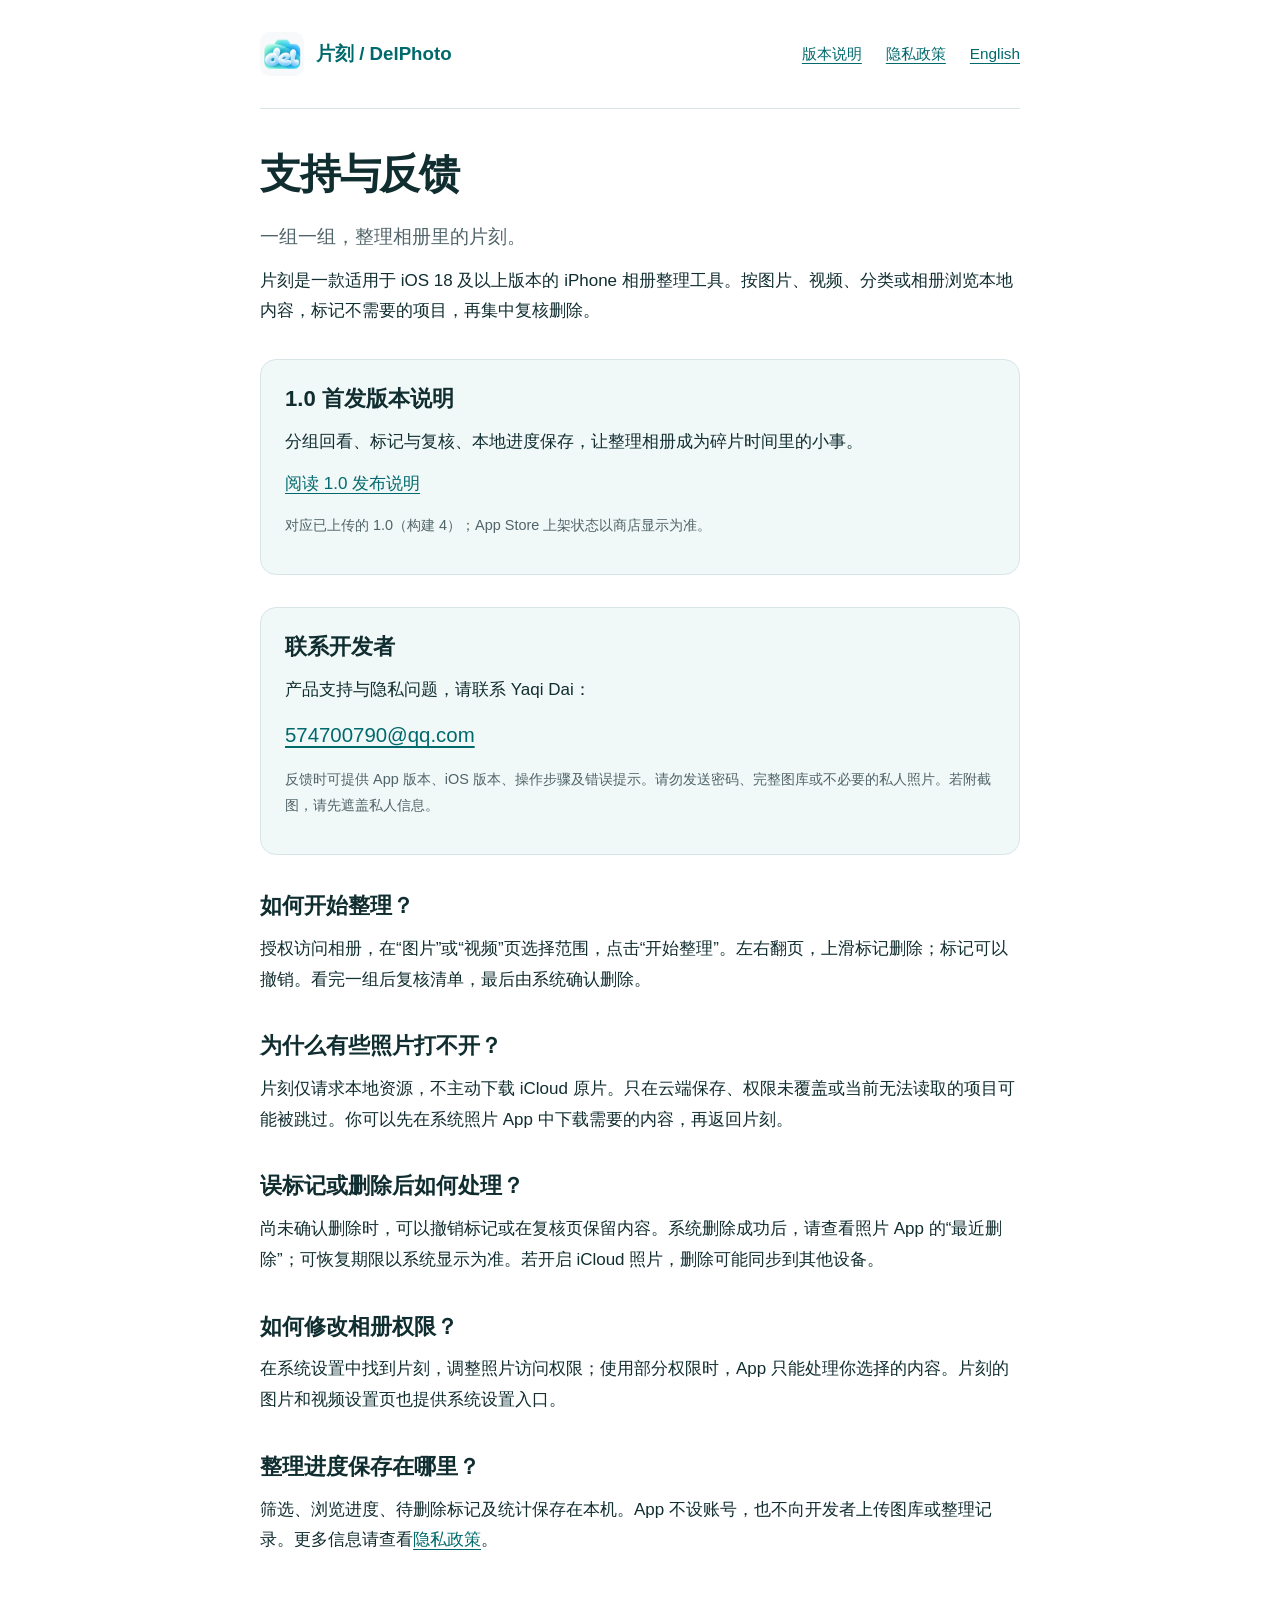
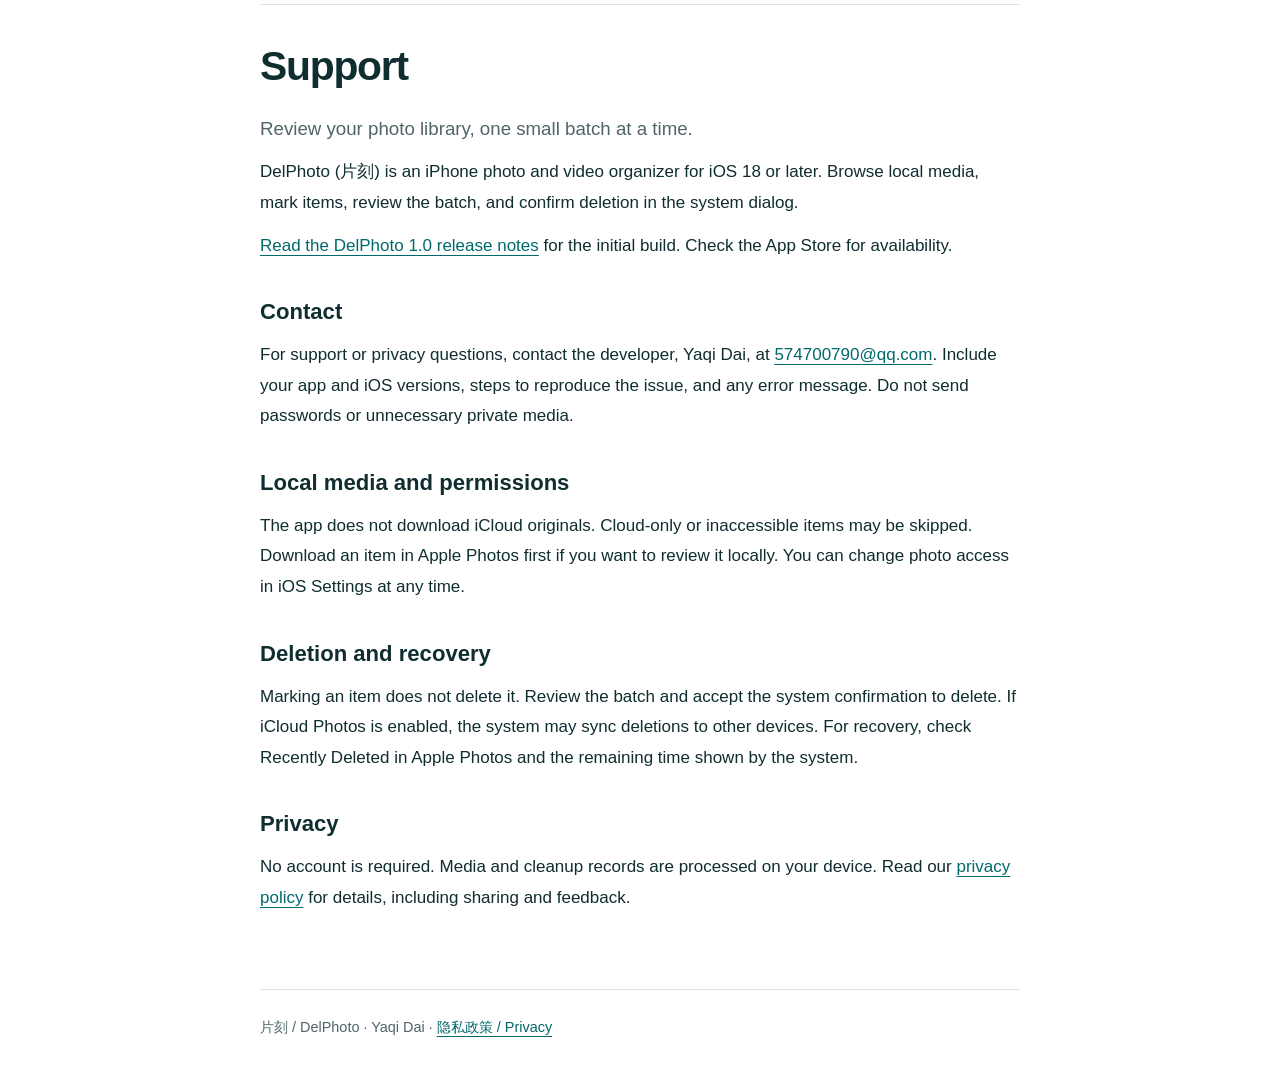
<file: index.html>
<!doctype html>
<html lang="zh-CN"><head><meta charset="utf-8"><meta name="viewport" content="width=device-width,initial-scale=1"><title>片刻 · 支持与反馈</title><meta name="description" content="片刻（DelPhoto）iPhone 相册整理 App 的使用帮助、支持联系方式与隐私政策。"><link rel="icon" href="icon.png"><link rel="stylesheet" href="style.css"></head><body>
<header><a class="brand" href="./"><img src="icon.png" alt="">片刻 / DelPhoto</a><nav aria-label="页面导航"><a href="releases.html">版本说明</a><a href="privacy.html">隐私政策</a><a href="#english" lang="en">English</a></nav></header>
<main><h1>支持与反馈</h1><p class="lead">一组一组，整理相册里的片刻。</p><p>片刻是一款适用于 iOS 18 及以上版本的 iPhone 相册整理工具。按图片、视频、分类或相册浏览本地内容，标记不需要的项目，再集中复核删除。</p>
<section class="contact" id="release-1-0"><h2>1.0 首发版本说明</h2><p>分组回看、标记与复核、本地进度保存，让整理相册成为碎片时间里的小事。</p><p><a href="releases.html">阅读 1.0 发布说明</a></p><p class="meta">对应已上传的 1.0（构建 4）；App Store 上架状态以商店显示为准。</p></section>
<section class="contact"><h2>联系开发者</h2><p>产品支持与隐私问题，请联系 Yaqi Dai：</p><a class="email" href="mailto:574700790@qq.com">574700790@qq.com</a><p class="meta">反馈时可提供 App 版本、iOS 版本、操作步骤及错误提示。请勿发送密码、完整图库或不必要的私人照片。若附截图，请先遮盖私人信息。</p></section>
<h2>如何开始整理？</h2><p>授权访问相册，在“图片”或“视频”页选择范围，点击“开始整理”。左右翻页，上滑标记删除；标记可以撤销。看完一组后复核清单，最后由系统确认删除。</p>
<h2>为什么有些照片打不开？</h2><p>片刻仅请求本地资源，不主动下载 iCloud 原片。只在云端保存、权限未覆盖或当前无法读取的项目可能被跳过。你可以先在系统照片 App 中下载需要的内容，再返回片刻。</p>
<h2>误标记或删除后如何处理？</h2><p>尚未确认删除时，可以撤销标记或在复核页保留内容。系统删除成功后，请查看照片 App 的“最近删除”；可恢复期限以系统显示为准。若开启 iCloud 照片，删除可能同步到其他设备。</p>
<h2>如何修改相册权限？</h2><p>在系统设置中找到片刻，调整照片访问权限；使用部分权限时，App 只能处理你选择的内容。片刻的图片和视频设置页也提供系统设置入口。</p>
<h2>整理进度保存在哪里？</h2><p>筛选、浏览进度、待删除标记及统计保存在本机。App 不设账号，也不向开发者上传图库或整理记录。更多信息请查看<a href="privacy.html">隐私政策</a>。</p>
<section id="english" class="english" lang="en"><h1>Support</h1><p class="lead">Review your photo library, one small batch at a time.</p><p>DelPhoto (片刻) is an iPhone photo and video organizer for iOS 18 or later. Browse local media, mark items, review the batch, and confirm deletion in the system dialog.</p><p><a href="releases.html#english">Read the DelPhoto 1.0 release notes</a> for the initial build. Check the App Store for availability.</p><h2>Contact</h2><p>For support or privacy questions, contact the developer, Yaqi Dai, at <a href="mailto:574700790@qq.com">574700790@qq.com</a>. Include your app and iOS versions, steps to reproduce the issue, and any error message. Do not send passwords or unnecessary private media.</p><h2>Local media and permissions</h2><p>The app does not download iCloud originals. Cloud-only or inaccessible items may be skipped. Download an item in Apple Photos first if you want to review it locally. You can change photo access in iOS Settings at any time.</p><h2>Deletion and recovery</h2><p>Marking an item does not delete it. Review the batch and accept the system confirmation to delete. If iCloud Photos is enabled, the system may sync deletions to other devices. For recovery, check Recently Deleted in Apple Photos and the remaining time shown by the system.</p><h2>Privacy</h2><p>No account is required. Media and cleanup records are processed on your device. Read our <a href="privacy.html#english">privacy policy</a> for details, including sharing and feedback.</p></section></main>
<footer>片刻 / DelPhoto · Yaqi Dai · <a href="privacy.html">隐私政策 / Privacy</a></footer></body></html>
</file>
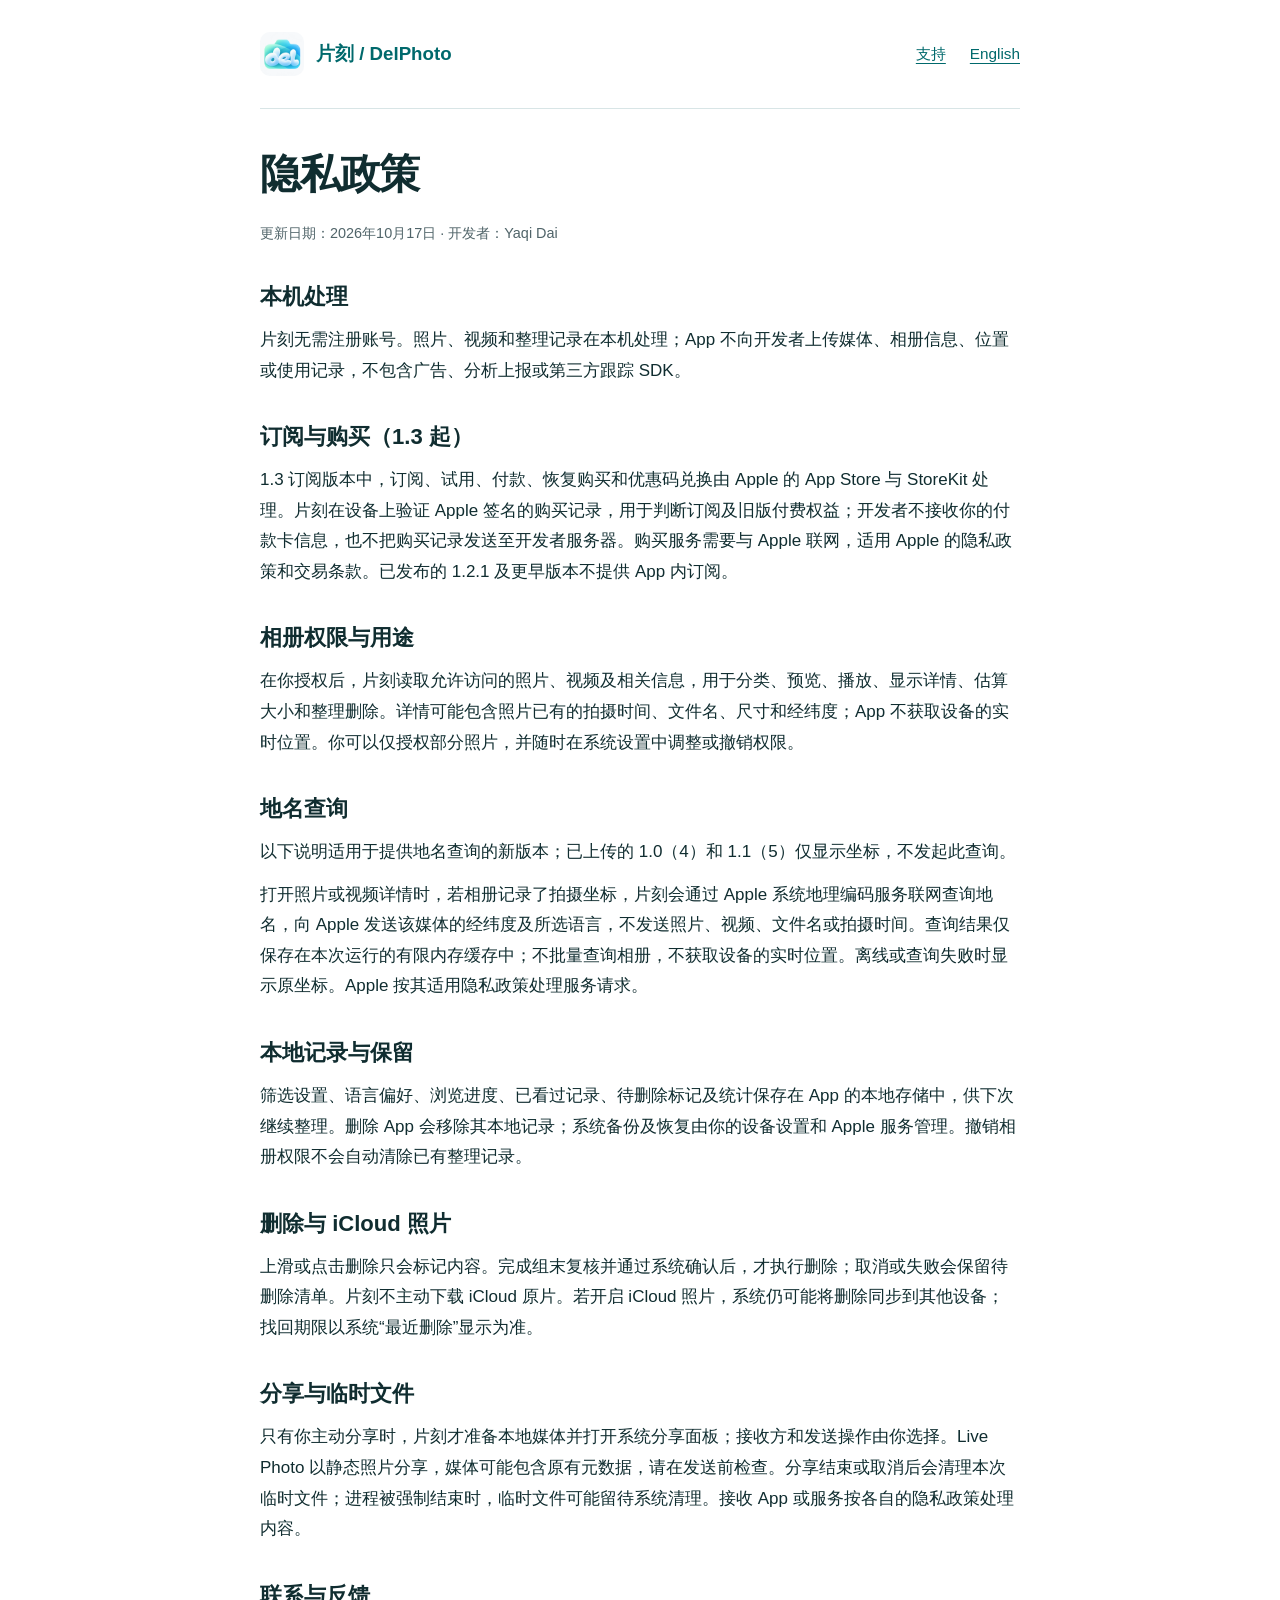
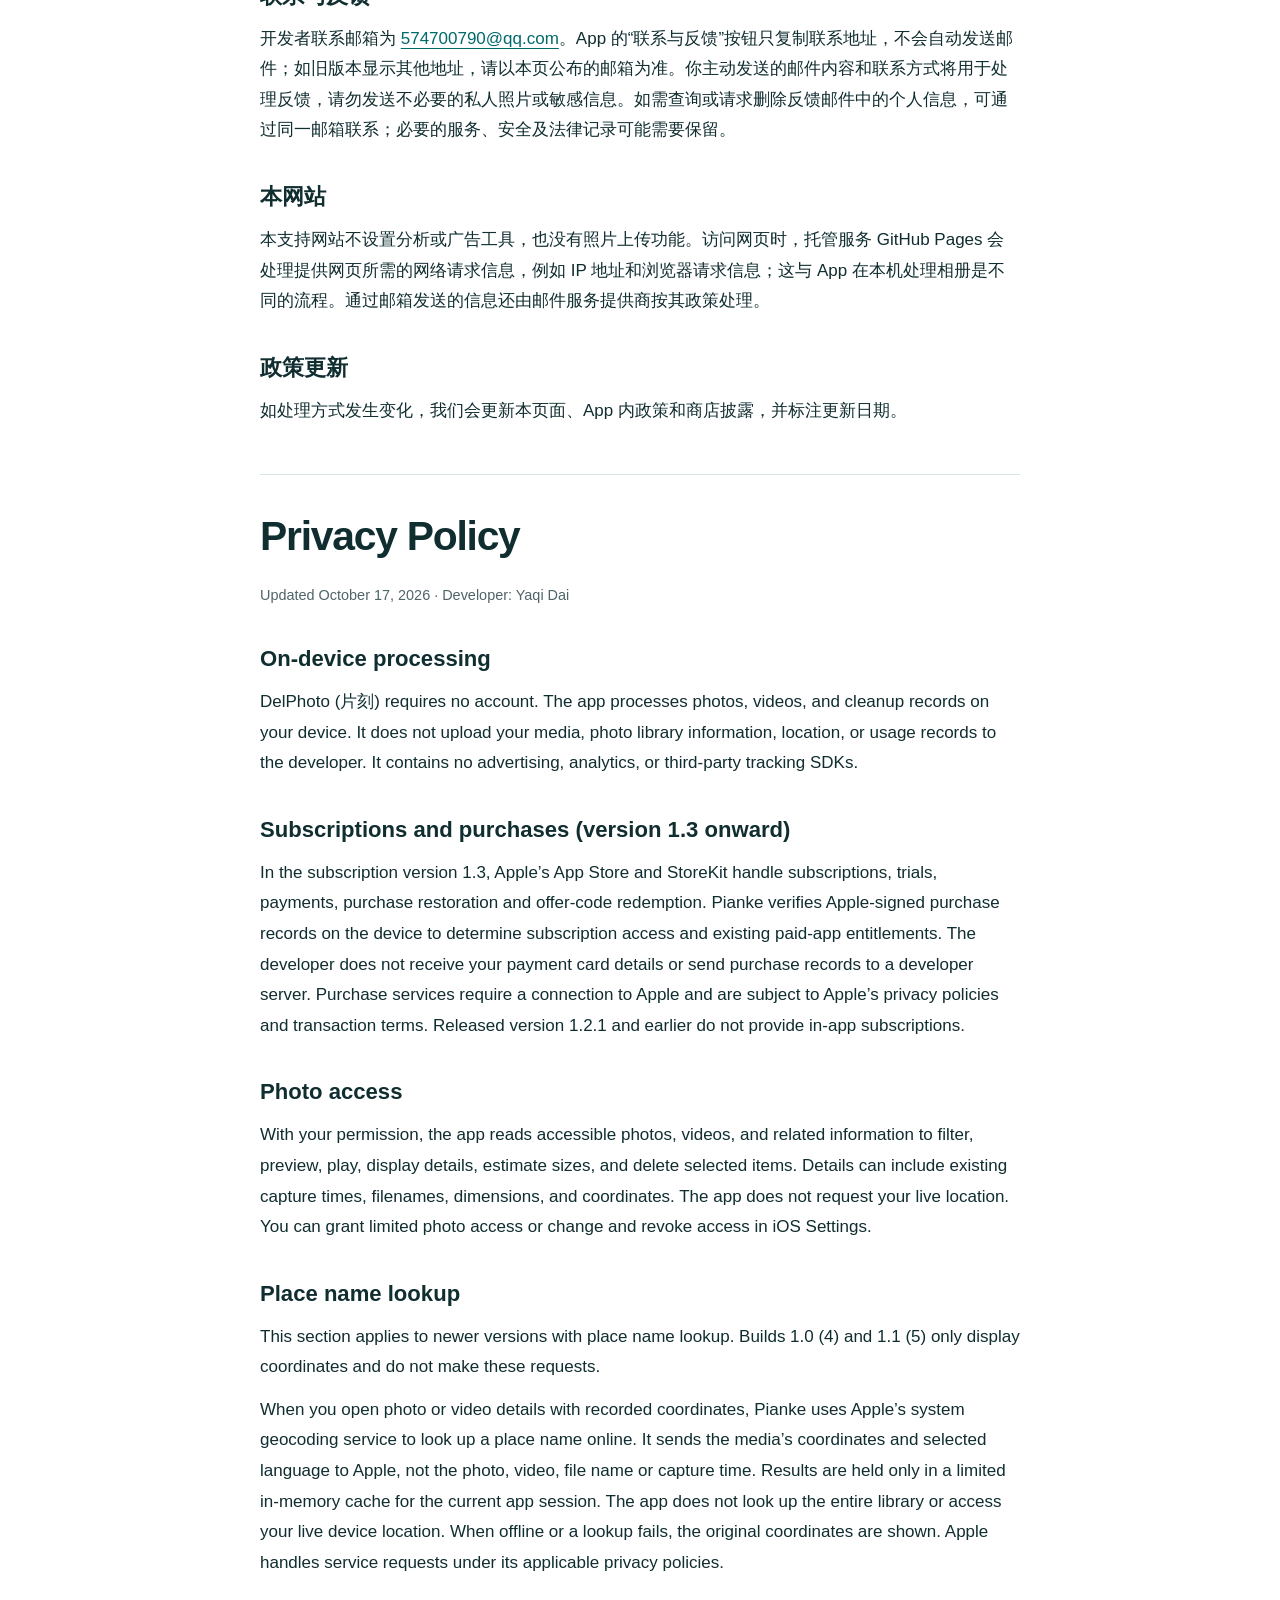
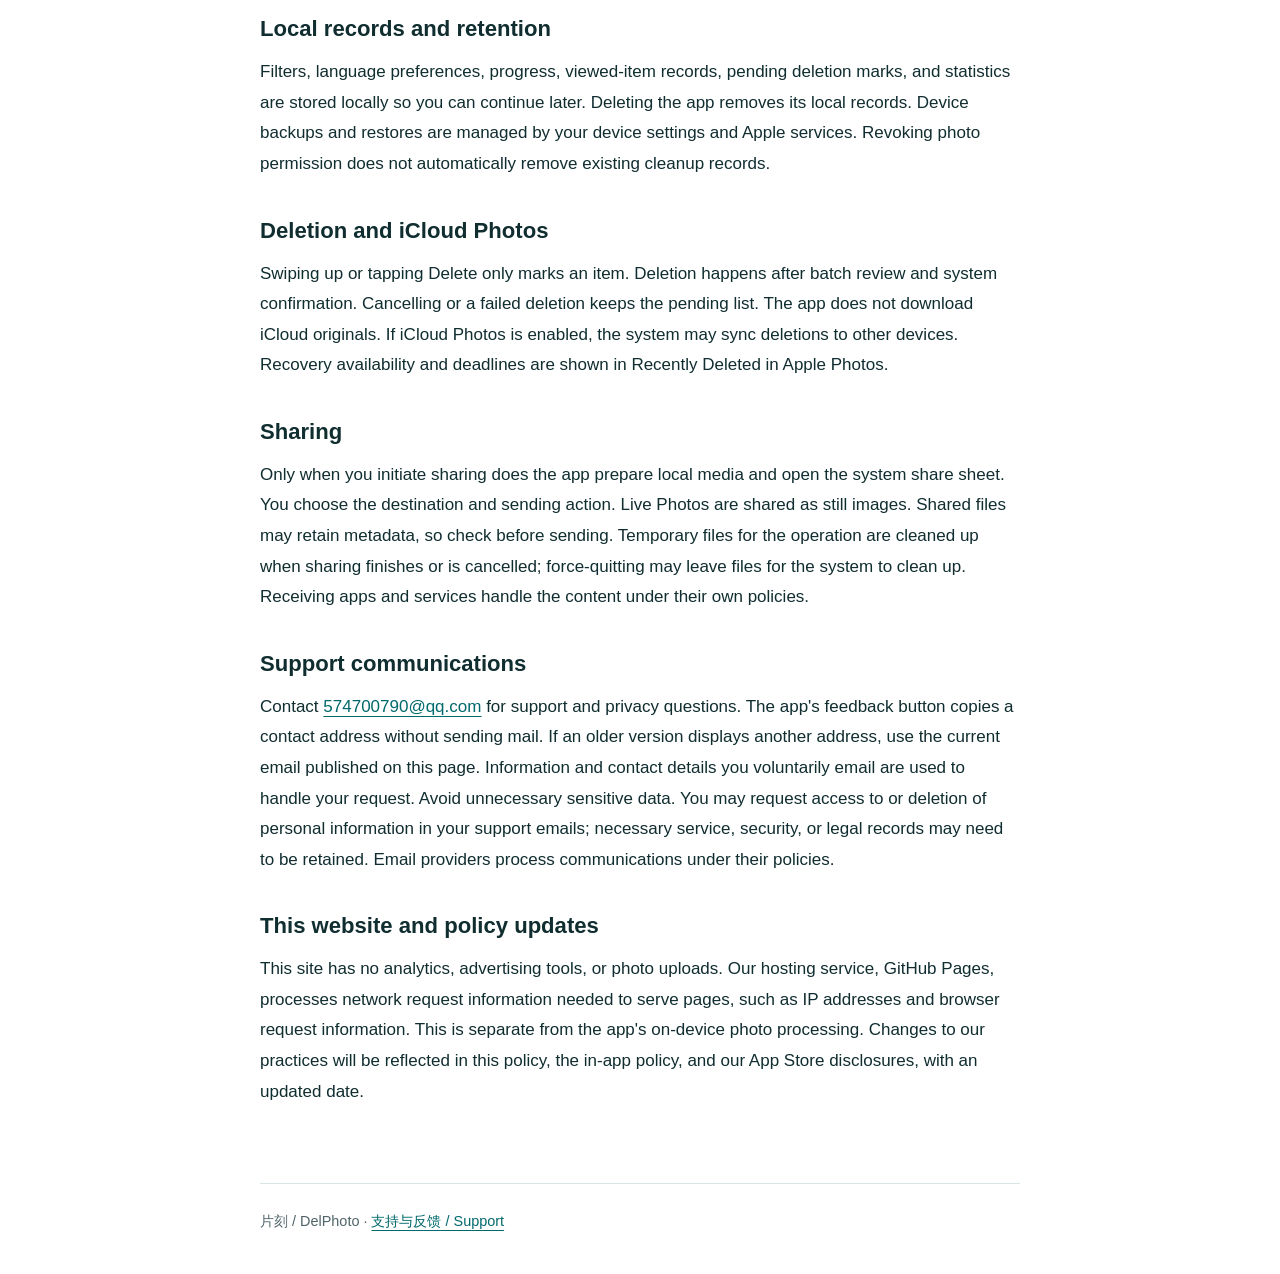
<file: privacy.html>
<!doctype html>
<html lang="zh-CN"><head><meta charset="utf-8"><meta name="viewport" content="width=device-width,initial-scale=1"><title>片刻 · 隐私政策 / Privacy Policy</title><meta name="description" content="片刻（DelPhoto）的本地照片处理、权限、整理记录、分享与反馈隐私说明。"><link rel="icon" href="icon.png"><link rel="stylesheet" href="style.css"></head><body>
<header><a class="brand" href="./"><img src="icon.png" alt="">片刻 / DelPhoto</a><nav aria-label="页面导航"><a href="./">支持</a><a href="#english" lang="en">English</a></nav></header>
<main><h1>隐私政策</h1><p class="meta">更新日期：2026年10月17日 · 开发者：Yaqi Dai</p>
<h2>本机处理</h2><p>片刻无需注册账号。照片、视频和整理记录在本机处理；App 不向开发者上传媒体、相册信息、位置或使用记录，不包含广告、分析上报或第三方跟踪 SDK。</p>
<h2>订阅与购买（1.3 起）</h2><p>1.3 订阅版本中，订阅、试用、付款、恢复购买和优惠码兑换由 Apple 的 App Store 与 StoreKit 处理。片刻在设备上验证 Apple 签名的购买记录，用于判断订阅及旧版付费权益；开发者不接收你的付款卡信息，也不把购买记录发送至开发者服务器。购买服务需要与 Apple 联网，适用 Apple 的隐私政策和交易条款。已发布的 1.2.1 及更早版本不提供 App 内订阅。</p>
<h2>相册权限与用途</h2><p>在你授权后，片刻读取允许访问的照片、视频及相关信息，用于分类、预览、播放、显示详情、估算大小和整理删除。详情可能包含照片已有的拍摄时间、文件名、尺寸和经纬度；App 不获取设备的实时位置。你可以仅授权部分照片，并随时在系统设置中调整或撤销权限。</p>
<h2>地名查询</h2><p>以下说明适用于提供地名查询的新版本；已上传的 1.0（4）和 1.1（5）仅显示坐标，不发起此查询。</p><p>打开照片或视频详情时，若相册记录了拍摄坐标，片刻会通过 Apple 系统地理编码服务联网查询地名，向 Apple 发送该媒体的经纬度及所选语言，不发送照片、视频、文件名或拍摄时间。查询结果仅保存在本次运行的有限内存缓存中；不批量查询相册，不获取设备的实时位置。离线或查询失败时显示原坐标。Apple 按其适用隐私政策处理服务请求。</p>
<h2>本地记录与保留</h2><p>筛选设置、语言偏好、浏览进度、已看过记录、待删除标记及统计保存在 App 的本地存储中，供下次继续整理。删除 App 会移除其本地记录；系统备份及恢复由你的设备设置和 Apple 服务管理。撤销相册权限不会自动清除已有整理记录。</p>
<h2>删除与 iCloud 照片</h2><p>上滑或点击删除只会标记内容。完成组末复核并通过系统确认后，才执行删除；取消或失败会保留待删除清单。片刻不主动下载 iCloud 原片。若开启 iCloud 照片，系统仍可能将删除同步到其他设备；找回期限以系统“最近删除”显示为准。</p>
<h2>分享与临时文件</h2><p>只有你主动分享时，片刻才准备本地媒体并打开系统分享面板；接收方和发送操作由你选择。Live Photo 以静态照片分享，媒体可能包含原有元数据，请在发送前检查。分享结束或取消后会清理本次临时文件；进程被强制结束时，临时文件可能留待系统清理。接收 App 或服务按各自的隐私政策处理内容。</p>
<h2>联系与反馈</h2><p>开发者联系邮箱为 <a href="mailto:574700790@qq.com">574700790@qq.com</a>。App 的“联系与反馈”按钮只复制联系地址，不会自动发送邮件；如旧版本显示其他地址，请以本页公布的邮箱为准。你主动发送的邮件内容和联系方式将用于处理反馈，请勿发送不必要的私人照片或敏感信息。如需查询或请求删除反馈邮件中的个人信息，可通过同一邮箱联系；必要的服务、安全及法律记录可能需要保留。</p>
<h2>本网站</h2><p>本支持网站不设置分析或广告工具，也没有照片上传功能。访问网页时，托管服务 GitHub Pages 会处理提供网页所需的网络请求信息，例如 IP 地址和浏览器请求信息；这与 App 在本机处理相册是不同的流程。通过邮箱发送的信息还由邮件服务提供商按其政策处理。</p>
<h2>政策更新</h2><p>如处理方式发生变化，我们会更新本页面、App 内政策和商店披露，并标注更新日期。</p>
<section id="english" class="english" lang="en"><h1>Privacy Policy</h1><p class="meta">Updated October 17, 2026 · Developer: Yaqi Dai</p>
<h2>On-device processing</h2><p>DelPhoto (片刻) requires no account. The app processes photos, videos, and cleanup records on your device. It does not upload your media, photo library information, location, or usage records to the developer. It contains no advertising, analytics, or third-party tracking SDKs.</p>
<h2>Subscriptions and purchases (version 1.3 onward)</h2><p>In the subscription version 1.3, Apple’s App Store and StoreKit handle subscriptions, trials, payments, purchase restoration and offer-code redemption. Pianke verifies Apple-signed purchase records on the device to determine subscription access and existing paid-app entitlements. The developer does not receive your payment card details or send purchase records to a developer server. Purchase services require a connection to Apple and are subject to Apple’s privacy policies and transaction terms. Released version 1.2.1 and earlier do not provide in-app subscriptions.</p>
<h2>Photo access</h2><p>With your permission, the app reads accessible photos, videos, and related information to filter, preview, play, display details, estimate sizes, and delete selected items. Details can include existing capture times, filenames, dimensions, and coordinates. The app does not request your live location. You can grant limited photo access or change and revoke access in iOS Settings.</p>
<h2>Place name lookup</h2><p>This section applies to newer versions with place name lookup. Builds 1.0 (4) and 1.1 (5) only display coordinates and do not make these requests.</p><p>When you open photo or video details with recorded coordinates, Pianke uses Apple’s system geocoding service to look up a place name online. It sends the media’s coordinates and selected language to Apple, not the photo, video, file name or capture time. Results are held only in a limited in-memory cache for the current app session. The app does not look up the entire library or access your live device location. When offline or a lookup fails, the original coordinates are shown. Apple handles service requests under its applicable privacy policies.</p>
<h2>Local records and retention</h2><p>Filters, language preferences, progress, viewed-item records, pending deletion marks, and statistics are stored locally so you can continue later. Deleting the app removes its local records. Device backups and restores are managed by your device settings and Apple services. Revoking photo permission does not automatically remove existing cleanup records.</p>
<h2>Deletion and iCloud Photos</h2><p>Swiping up or tapping Delete only marks an item. Deletion happens after batch review and system confirmation. Cancelling or a failed deletion keeps the pending list. The app does not download iCloud originals. If iCloud Photos is enabled, the system may sync deletions to other devices. Recovery availability and deadlines are shown in Recently Deleted in Apple Photos.</p>
<h2>Sharing</h2><p>Only when you initiate sharing does the app prepare local media and open the system share sheet. You choose the destination and sending action. Live Photos are shared as still images. Shared files may retain metadata, so check before sending. Temporary files for the operation are cleaned up when sharing finishes or is cancelled; force-quitting may leave files for the system to clean up. Receiving apps and services handle the content under their own policies.</p>
<h2>Support communications</h2><p>Contact <a href="mailto:574700790@qq.com">574700790@qq.com</a> for support and privacy questions. The app's feedback button copies a contact address without sending mail. If an older version displays another address, use the current email published on this page. Information and contact details you voluntarily email are used to handle your request. Avoid unnecessary sensitive data. You may request access to or deletion of personal information in your support emails; necessary service, security, or legal records may need to be retained. Email providers process communications under their policies.</p>
<h2>This website and policy updates</h2><p>This site has no analytics, advertising tools, or photo uploads. Our hosting service, GitHub Pages, processes network request information needed to serve pages, such as IP addresses and browser request information. This is separate from the app's on-device photo processing. Changes to our practices will be reflected in this policy, the in-app policy, and our App Store disclosures, with an updated date.</p></section></main>
<footer>片刻 / DelPhoto · <a href="./">支持与反馈 / Support</a></footer></body></html>
</file>
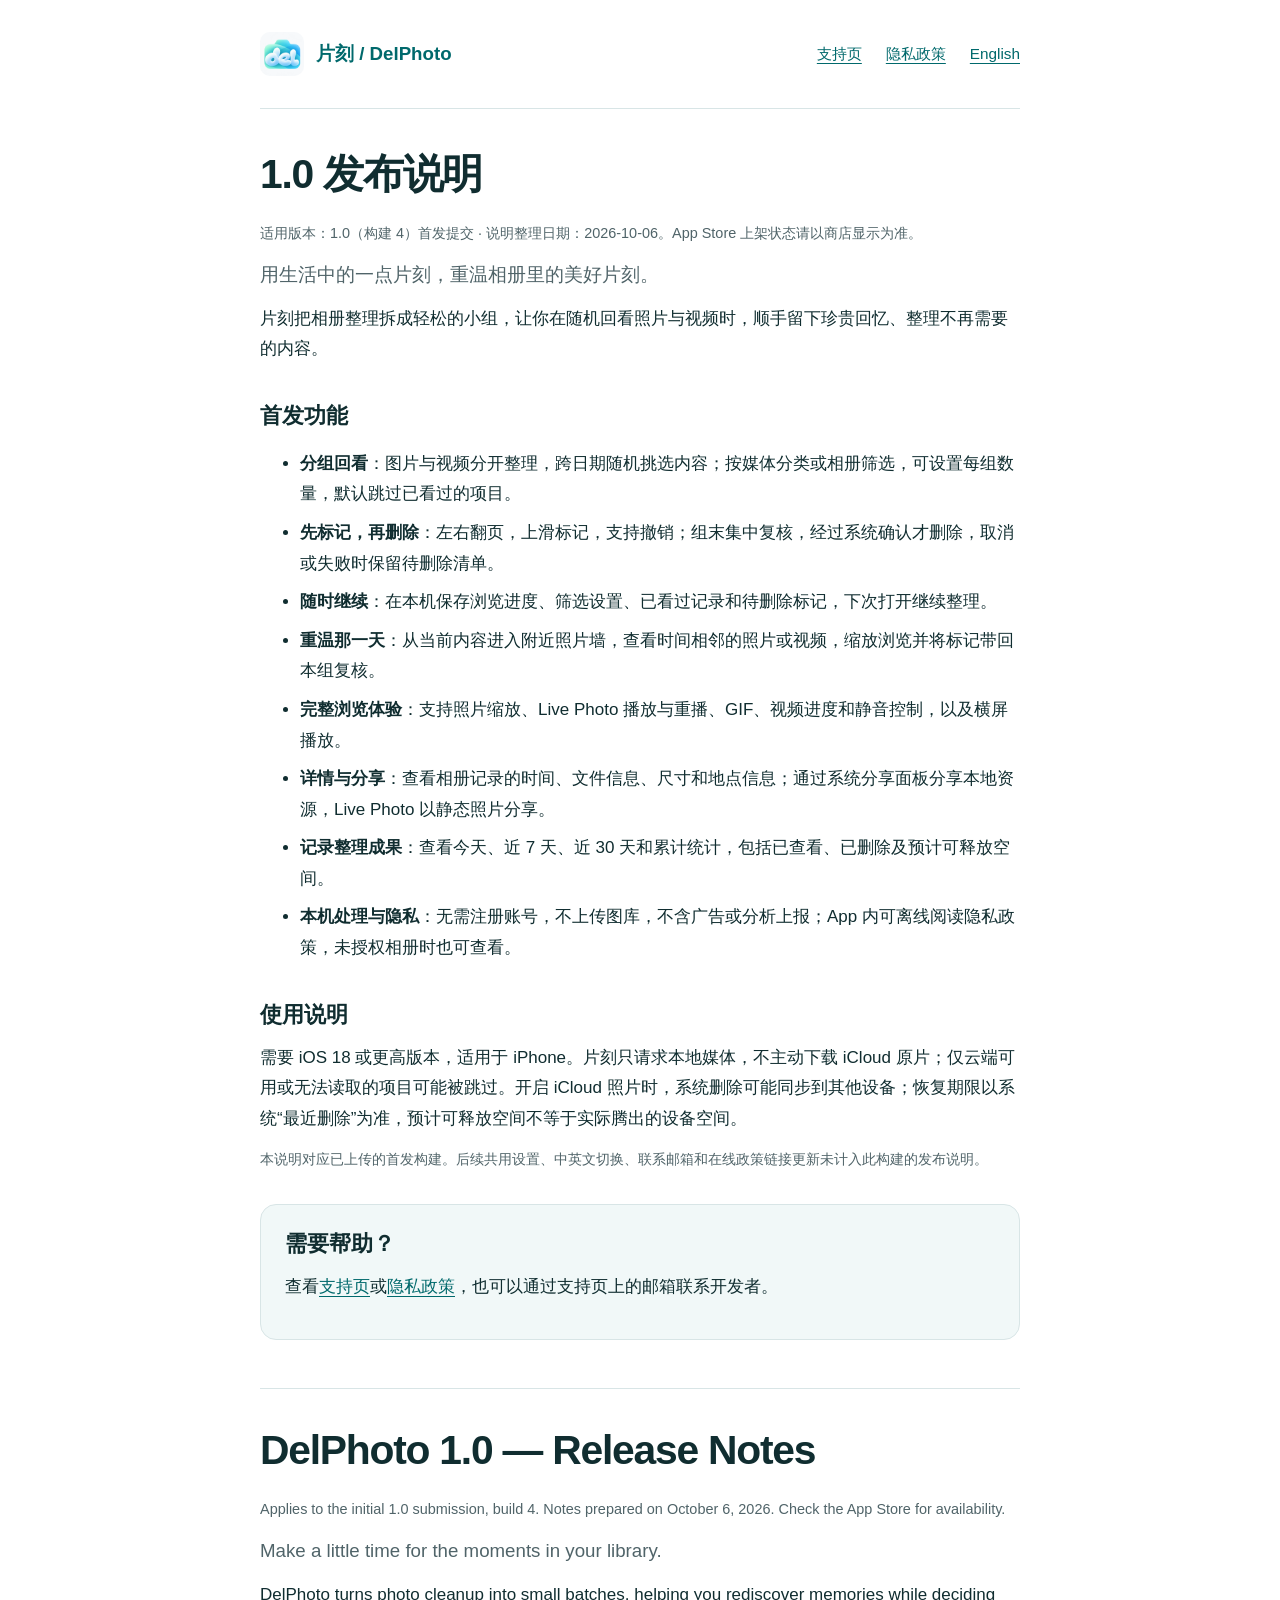
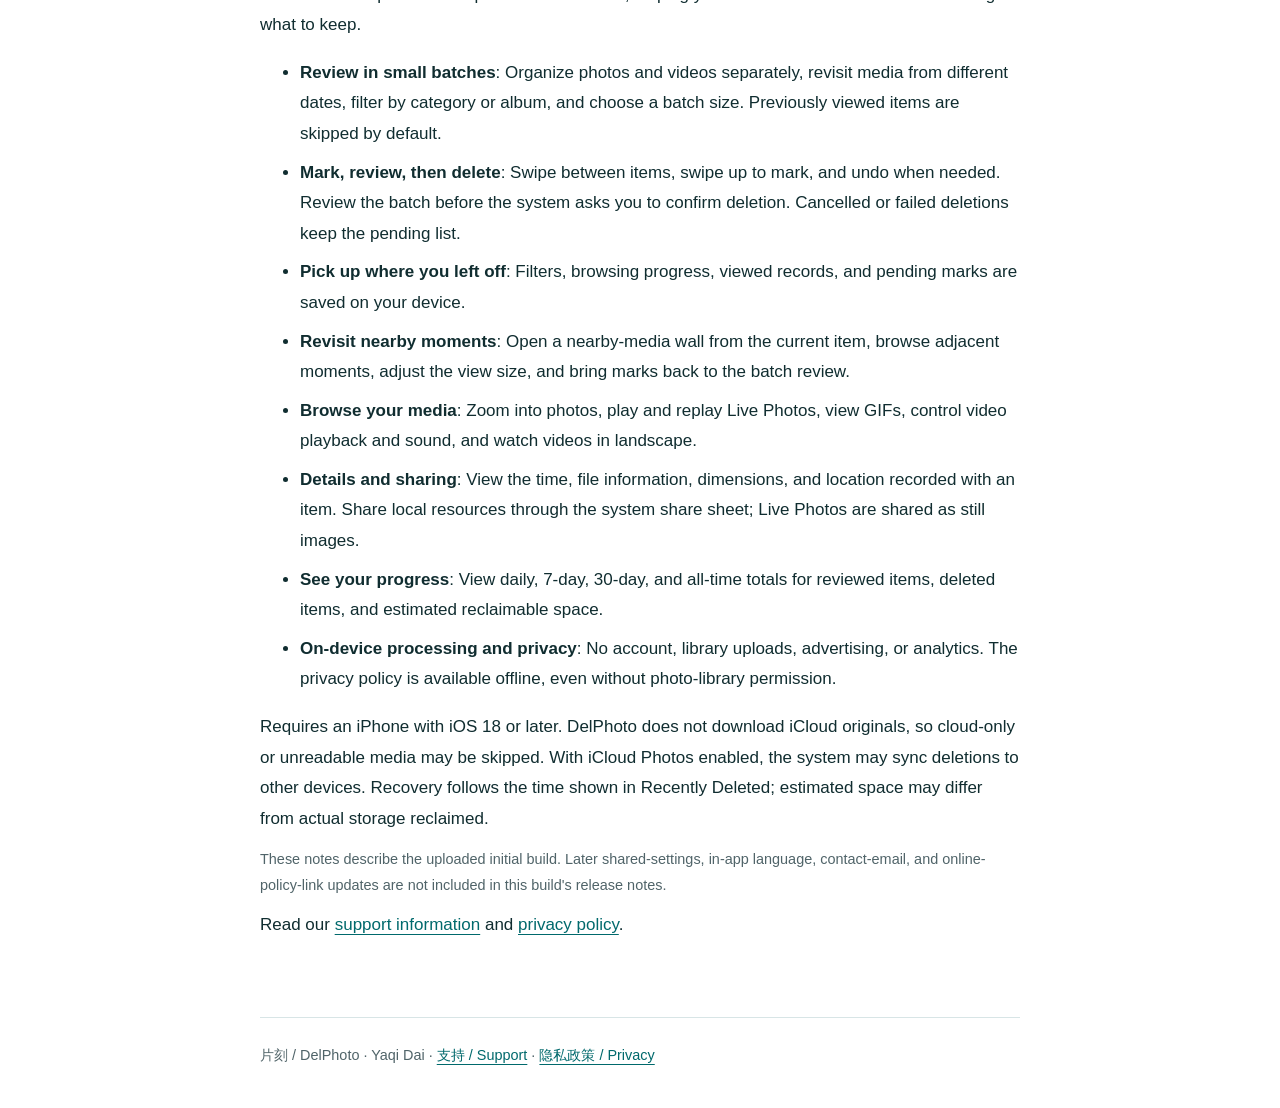
<file: releases.html>
<!doctype html>
<html lang="zh-CN">
<head>
  <meta charset="utf-8">
  <meta name="viewport" content="width=device-width,initial-scale=1">
  <title>片刻 · 1.0 发布说明</title>
  <meta name="description" content="片刻（DelPhoto）1.0 首发功能：分组回看、本地媒体浏览、标记与复核、进度保存及隐私保护。">
  <link rel="icon" href="icon.png">
  <link rel="stylesheet" href="style.css">
</head>
<body>
<header>
  <a class="brand" href="./"><img src="icon.png" alt="">片刻 / DelPhoto</a>
  <nav aria-label="页面导航"><a href="./">支持页</a><a href="privacy.html">隐私政策</a><a href="#english" lang="en">English</a></nav>
</header>
<main>
  <article id="v1-0">
    <h1>1.0 发布说明</h1>
    <p class="meta">适用版本：1.0（构建 4）首发提交 · 说明整理日期：<time datetime="2026-10-06">2026-10-06</time>。App Store 上架状态请以商店显示为准。</p>
    <p class="lead">用生活中的一点片刻，重温相册里的美好片刻。</p>
    <p>片刻把相册整理拆成轻松的小组，让你在随机回看照片与视频时，顺手留下珍贵回忆、整理不再需要的内容。</p>
    <h2>首发功能</h2>
    <ul>
      <li><strong>分组回看</strong>：图片与视频分开整理，跨日期随机挑选内容；按媒体分类或相册筛选，可设置每组数量，默认跳过已看过的项目。</li>
      <li><strong>先标记，再删除</strong>：左右翻页，上滑标记，支持撤销；组末集中复核，经过系统确认才删除，取消或失败时保留待删除清单。</li>
      <li><strong>随时继续</strong>：在本机保存浏览进度、筛选设置、已看过记录和待删除标记，下次打开继续整理。</li>
      <li><strong>重温那一天</strong>：从当前内容进入附近照片墙，查看时间相邻的照片或视频，缩放浏览并将标记带回本组复核。</li>
      <li><strong>完整浏览体验</strong>：支持照片缩放、Live Photo 播放与重播、GIF、视频进度和静音控制，以及横屏播放。</li>
      <li><strong>详情与分享</strong>：查看相册记录的时间、文件信息、尺寸和地点信息；通过系统分享面板分享本地资源，Live Photo 以静态照片分享。</li>
      <li><strong>记录整理成果</strong>：查看今天、近 7 天、近 30 天和累计统计，包括已查看、已删除及预计可释放空间。</li>
      <li><strong>本机处理与隐私</strong>：无需注册账号，不上传图库，不含广告或分析上报；App 内可离线阅读隐私政策，未授权相册时也可查看。</li>
    </ul>
    <h2>使用说明</h2>
    <p>需要 iOS 18 或更高版本，适用于 iPhone。片刻只请求本地媒体，不主动下载 iCloud 原片；仅云端可用或无法读取的项目可能被跳过。开启 iCloud 照片时，系统删除可能同步到其他设备；恢复期限以系统“最近删除”为准，预计可释放空间不等于实际腾出的设备空间。</p>
    <p class="meta">本说明对应已上传的首发构建。后续共用设置、中英文切换、联系邮箱和在线政策链接更新未计入此构建的发布说明。</p>
    <section class="contact"><h2>需要帮助？</h2><p>查看<a href="./">支持页</a>或<a href="privacy.html">隐私政策</a>，也可以通过支持页上的邮箱联系开发者。</p></section>
  </article>
  <section id="english" class="english" lang="en">
    <h1>DelPhoto 1.0 — Release Notes</h1>
    <p class="meta">Applies to the initial 1.0 submission, build 4. Notes prepared on <time datetime="2026-10-06">October 6, 2026</time>. Check the App Store for availability.</p>
    <p class="lead">Make a little time for the moments in your library.</p>
    <p>DelPhoto turns photo cleanup into small batches, helping you rediscover memories while deciding what to keep.</p>
    <ul>
      <li><strong>Review in small batches</strong>: Organize photos and videos separately, revisit media from different dates, filter by category or album, and choose a batch size. Previously viewed items are skipped by default.</li>
      <li><strong>Mark, review, then delete</strong>: Swipe between items, swipe up to mark, and undo when needed. Review the batch before the system asks you to confirm deletion. Cancelled or failed deletions keep the pending list.</li>
      <li><strong>Pick up where you left off</strong>: Filters, browsing progress, viewed records, and pending marks are saved on your device.</li>
      <li><strong>Revisit nearby moments</strong>: Open a nearby-media wall from the current item, browse adjacent moments, adjust the view size, and bring marks back to the batch review.</li>
      <li><strong>Browse your media</strong>: Zoom into photos, play and replay Live Photos, view GIFs, control video playback and sound, and watch videos in landscape.</li>
      <li><strong>Details and sharing</strong>: View the time, file information, dimensions, and location recorded with an item. Share local resources through the system share sheet; Live Photos are shared as still images.</li>
      <li><strong>See your progress</strong>: View daily, 7-day, 30-day, and all-time totals for reviewed items, deleted items, and estimated reclaimable space.</li>
      <li><strong>On-device processing and privacy</strong>: No account, library uploads, advertising, or analytics. The privacy policy is available offline, even without photo-library permission.</li>
    </ul>
    <p>Requires an iPhone with iOS 18 or later. DelPhoto does not download iCloud originals, so cloud-only or unreadable media may be skipped. With iCloud Photos enabled, the system may sync deletions to other devices. Recovery follows the time shown in Recently Deleted; estimated space may differ from actual storage reclaimed.</p>
    <p class="meta">These notes describe the uploaded initial build. Later shared-settings, in-app language, contact-email, and online-policy-link updates are not included in this build's release notes.</p>
    <p>Read our <a href="./#english">support information</a> and <a href="privacy.html#english">privacy policy</a>.</p>
  </section>
</main>
<footer>片刻 / DelPhoto · Yaqi Dai · <a href="./">支持 / Support</a> · <a href="privacy.html">隐私政策 / Privacy</a></footer>
</body>
</html>
</file>
<file: style.css>
:root{color-scheme:light dark;--ink:#102d30;--muted:#506469;--bg:#fff;--line:#d8e5e6;--accent:#00696c;--surface:#f1f8f8;font-family:-apple-system,BlinkMacSystemFont,"Segoe UI",sans-serif;font-size:17px;line-height:1.8}*{box-sizing:border-box}body{margin:0;background:var(--bg);color:var(--ink)}a{color:var(--accent);text-underline-offset:4px}a:hover{text-decoration-thickness:2px}a:focus-visible{outline:3px solid var(--accent);outline-offset:5px}header,main,footer{width:min(100% - 40px,760px);margin:auto}header{padding:32px 0;border-bottom:1px solid var(--line);display:flex;align-items:center;justify-content:space-between;gap:24px;flex-wrap:wrap}.brand{display:flex;gap:12px;align-items:center;text-decoration:none;font-weight:650;font-size:1.1rem}.brand img{width:44px;height:44px;border-radius:10px}nav{display:flex;gap:24px;font-size:.9rem}main{padding:40px 0 64px}h1{font-size:2.4rem;line-height:1.25;letter-spacing:-.03em;margin:0 0 20px}h2{font-size:1.3rem;line-height:1.4;margin:36px 0 12px}p{margin:12px 0}.lead{font-size:1.1rem;color:var(--muted)}.contact{background:var(--surface);border:1px solid var(--line);padding:24px;border-radius:16px;margin:32px 0}.contact h2{margin-top:0}.email{font-size:1.2rem;overflow-wrap:anywhere}.meta,footer{font-size:.85rem;color:var(--muted)}.english{border-top:1px solid var(--line);padding-top:36px;margin-top:48px}footer{border-top:1px solid var(--line);padding:24px 0 40px}li{margin:8px 0}@media(max-width:480px){h1{font-size:2rem}header{padding:24px 0}nav{gap:18px}}@media(prefers-color-scheme:dark){:root{--ink:#e9f3f3;--muted:#b1c3c5;--bg:#112326;--line:#355155;--accent:#78dcd7;--surface:#1b3438}}
</file>
